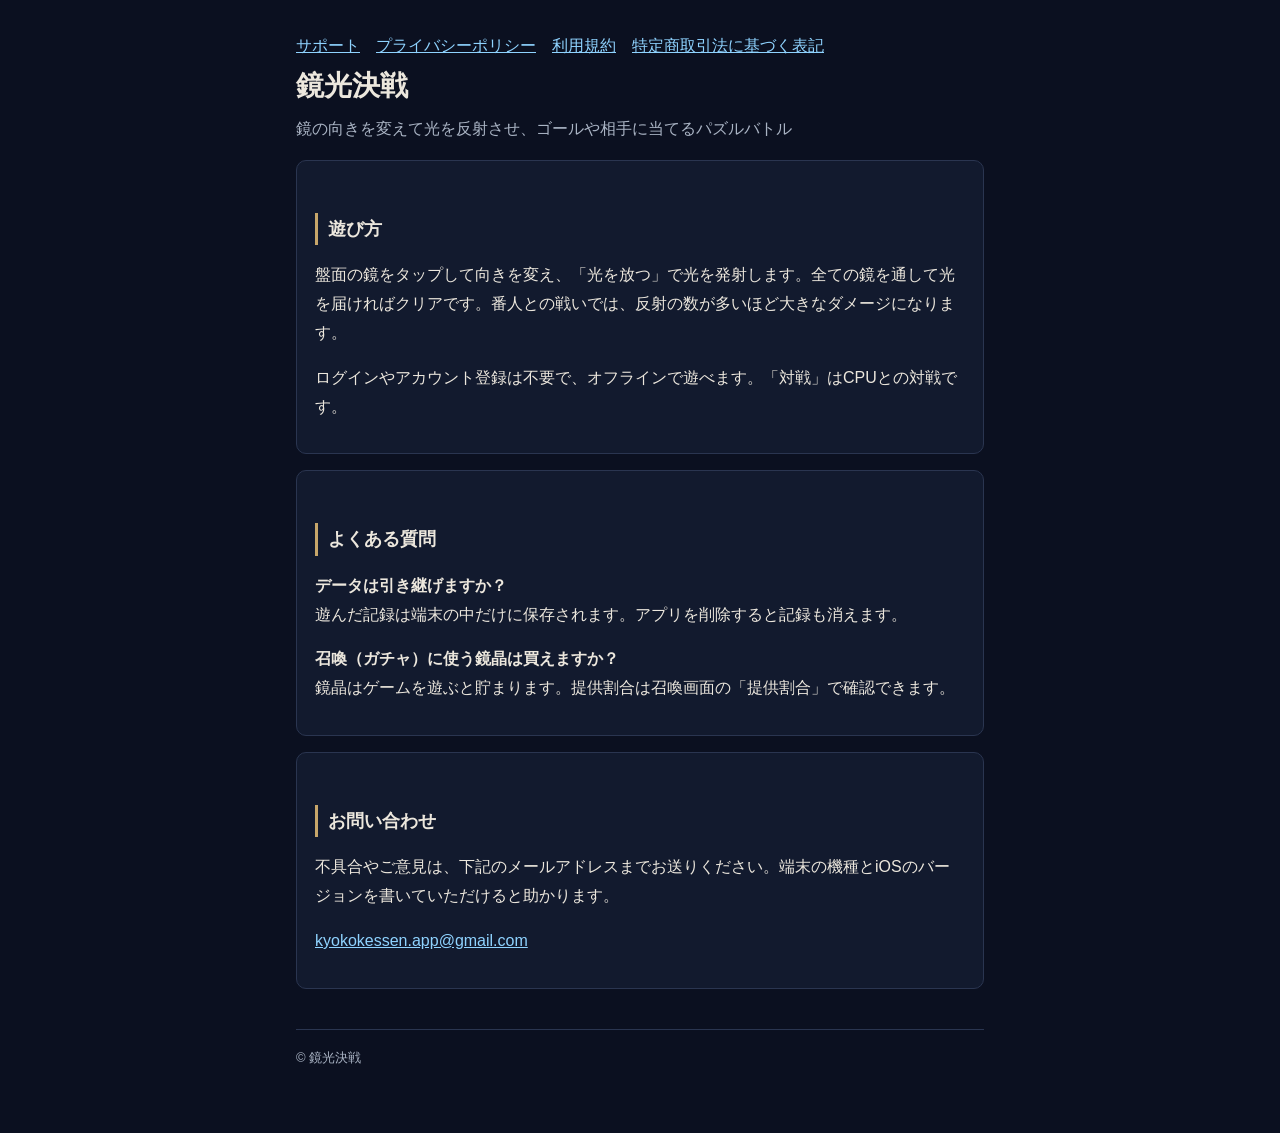
<file: index.html>
<!doctype html>
<html lang="ja"><head><meta charset="utf-8"><meta name="viewport" content="width=device-width,initial-scale=1">
<title>鏡光決戦 サポート</title><link rel="stylesheet" href="style.css"></head>
<body><main>
<nav><a href="index.html">サポート</a><a href="privacy.html">プライバシーポリシー</a><a href="terms.html">利用規約</a><a href="tokushoho.html">特定商取引法に基づく表記</a></nav>
<h1>鏡光決戦</h1>
<p>鏡の向きを変えて光を反射させ、ゴールや相手に当てるパズルバトル</p>
<section>
<h2>遊び方</h2>
<p>盤面の鏡をタップして向きを変え、「光を放つ」で光を発射します。全ての鏡を通して光を届ければクリアです。番人との戦いでは、反射の数が多いほど大きなダメージになります。</p>
<p>ログインやアカウント登録は不要で、オフラインで遊べます。「対戦」はCPUとの対戦です。</p>
</section>
<section>
<h2>よくある質問</h2>
<p><b>データは引き継げますか？</b><br>遊んだ記録は端末の中だけに保存されます。アプリを削除すると記録も消えます。</p>
<p><b>召喚（ガチャ）に使う鏡晶は買えますか？</b><br>鏡晶はゲームを遊ぶと貯まります。提供割合は召喚画面の「提供割合」で確認できます。</p>
</section>
<section>
<h2>お問い合わせ</h2>
<p>不具合やご意見は、下記のメールアドレスまでお送りください。端末の機種とiOSのバージョンを書いていただけると助かります。</p>
<p><a href="mailto:kyokokessen.app@gmail.com">kyokokessen.app@gmail.com</a></p>
</section>
<footer>© 鏡光決戦</footer>
</main></body></html>
</file>
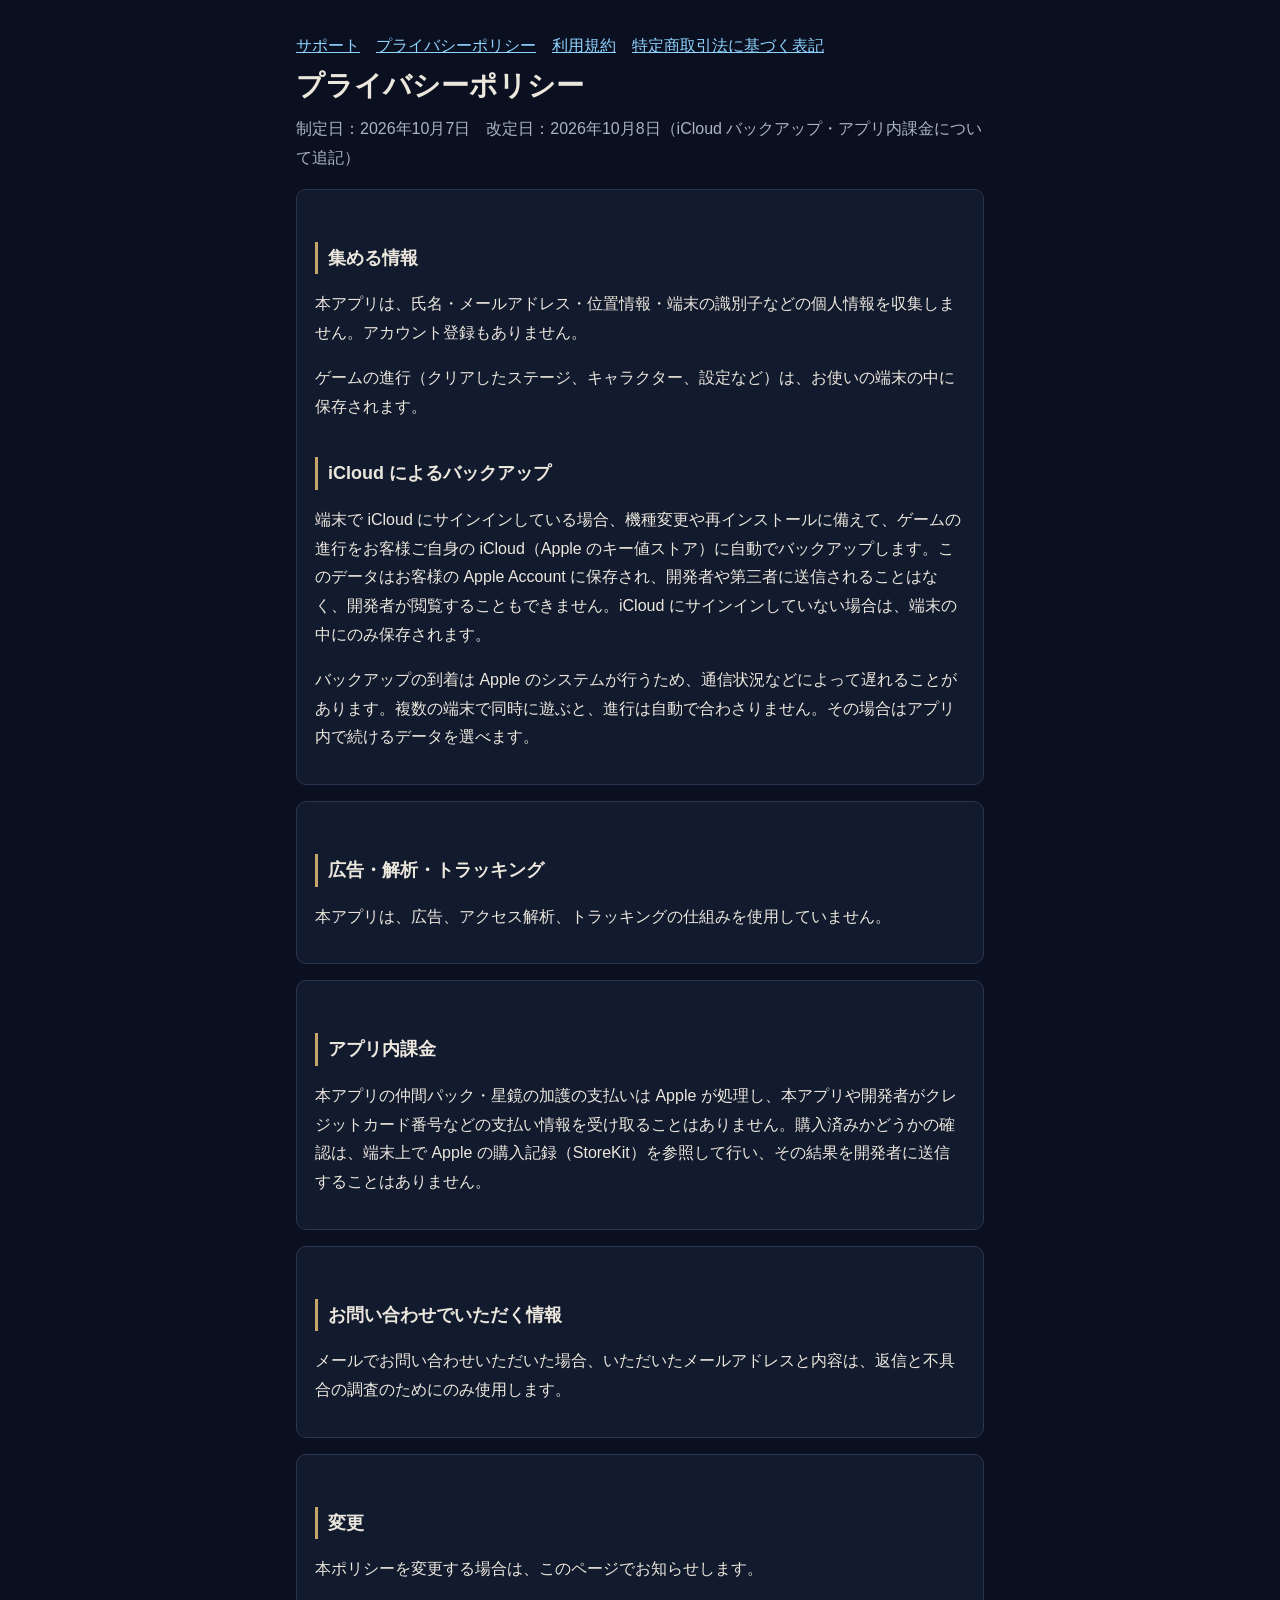
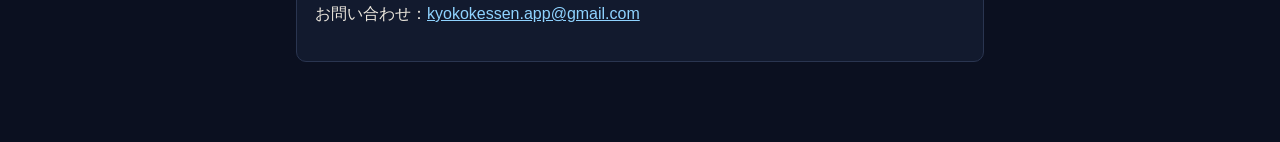
<file: privacy.html>
<!doctype html>
<html lang="ja"><head><meta charset="utf-8"><meta name="viewport" content="width=device-width,initial-scale=1">
<title>鏡光決戦 プライバシーポリシー</title><link rel="stylesheet" href="style.css"></head>
<body><main>
<nav><a href="index.html">サポート</a><a href="privacy.html">プライバシーポリシー</a><a href="terms.html">利用規約</a><a href="tokushoho.html">特定商取引法に基づく表記</a></nav>
<h1>プライバシーポリシー</h1>
<p>制定日：2026年10月7日　改定日：2026年10月8日（iCloud バックアップ・アプリ内課金について追記）</p>
<section>
<h2>集める情報</h2>
<p>本アプリは、氏名・メールアドレス・位置情報・端末の識別子などの個人情報を収集しません。アカウント登録もありません。</p>
<p>ゲームの進行（クリアしたステージ、キャラクター、設定など）は、お使いの端末の中に保存されます。</p>
<h2>iCloud によるバックアップ</h2>
<p>端末で iCloud にサインインしている場合、機種変更や再インストールに備えて、ゲームの進行をお客様ご自身の iCloud（Apple のキー値ストア）に自動でバックアップします。このデータはお客様の Apple Account に保存され、開発者や第三者に送信されることはなく、開発者が閲覧することもできません。iCloud にサインインしていない場合は、端末の中にのみ保存されます。</p>
<p>バックアップの到着は Apple のシステムが行うため、通信状況などによって遅れることがあります。複数の端末で同時に遊ぶと、進行は自動で合わさりません。その場合はアプリ内で続けるデータを選べます。</p>
</section>
<section>
<h2>広告・解析・トラッキング</h2>
<p>本アプリは、広告、アクセス解析、トラッキングの仕組みを使用していません。</p>
</section>
<section>
<h2>アプリ内課金</h2>
<p>本アプリの仲間パック・星鏡の加護の支払いは Apple が処理し、本アプリや開発者がクレジットカード番号などの支払い情報を受け取ることはありません。購入済みかどうかの確認は、端末上で Apple の購入記録（StoreKit）を参照して行い、その結果を開発者に送信することはありません。</p>
</section>
<section>
<h2>お問い合わせでいただく情報</h2>
<p>メールでお問い合わせいただいた場合、いただいたメールアドレスと内容は、返信と不具合の調査のためにのみ使用します。</p>
</section>
<section>
<h2>変更</h2>
<p>本ポリシーを変更する場合は、このページでお知らせします。</p>
<p>お問い合わせ：<a href="mailto:kyokokessen.app@gmail.com">kyokokessen.app@gmail.com</a></p>
</section>
</main></body></html>
</file>
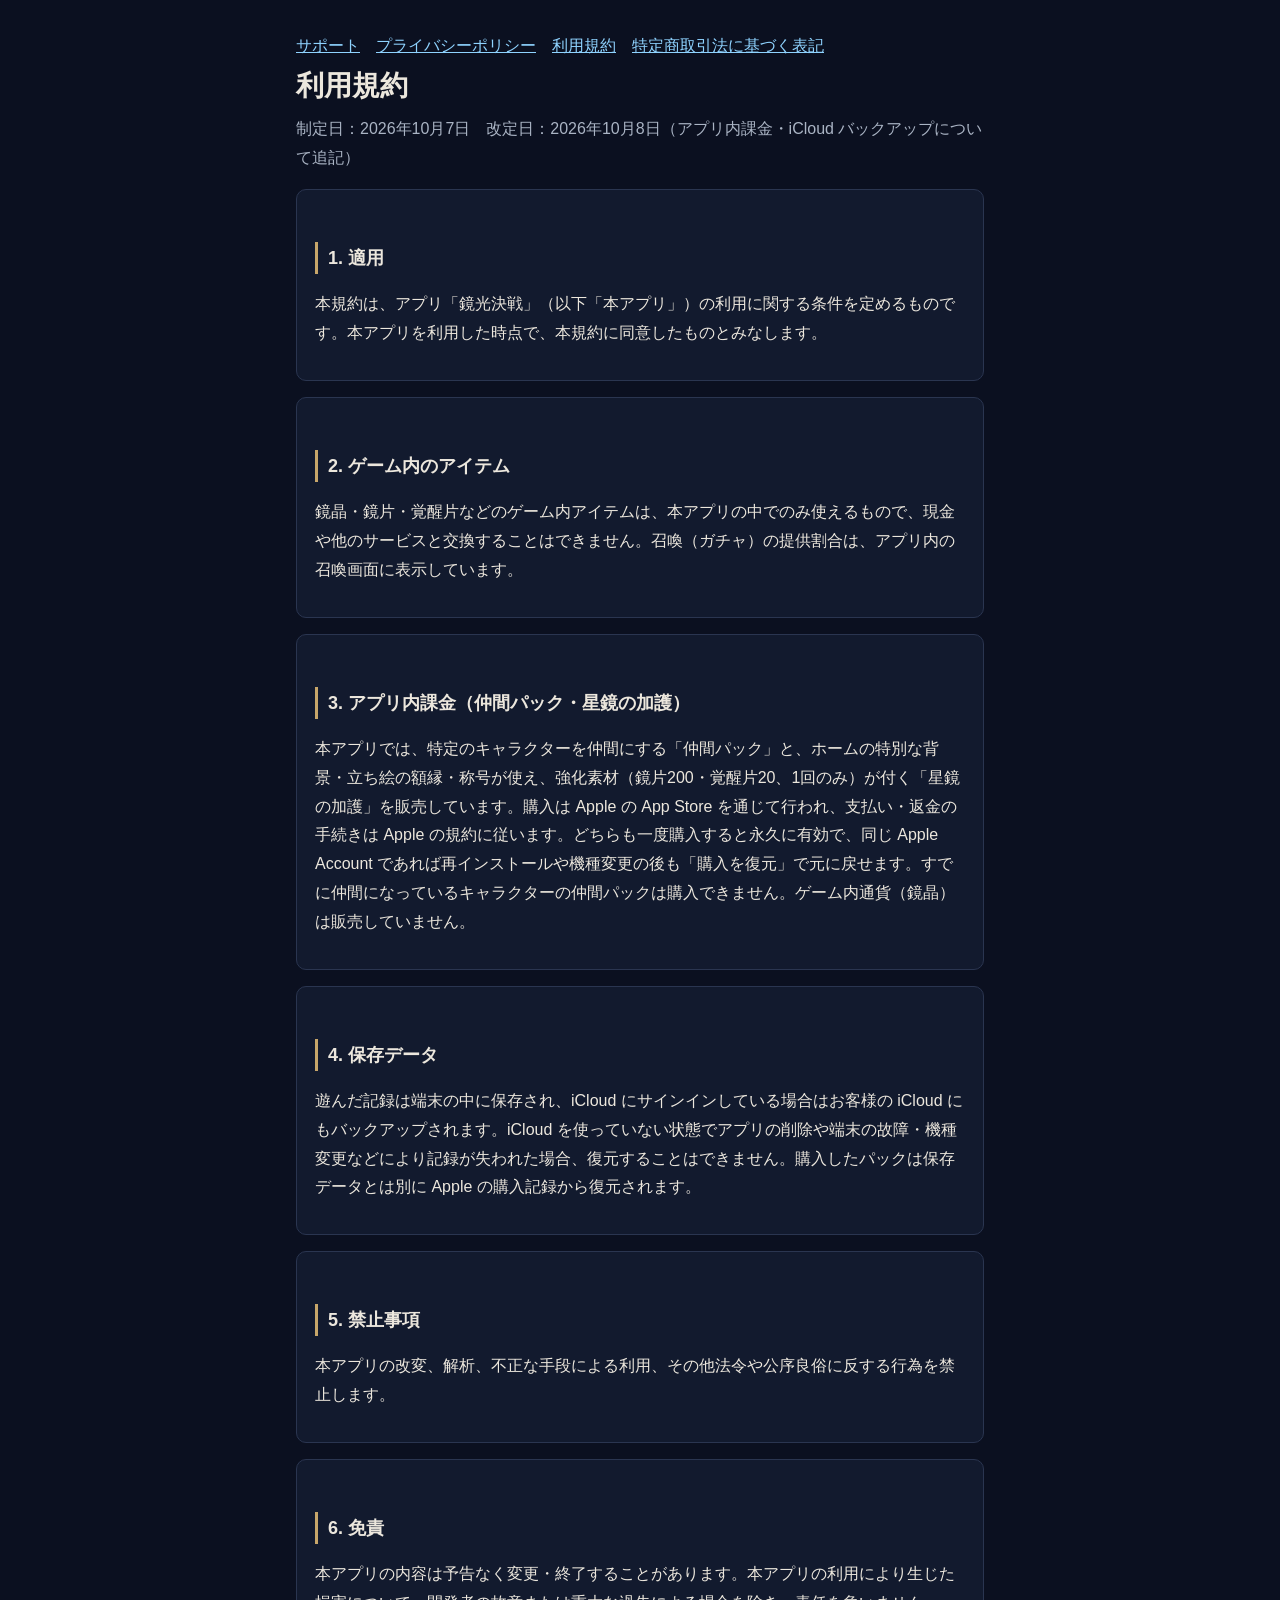
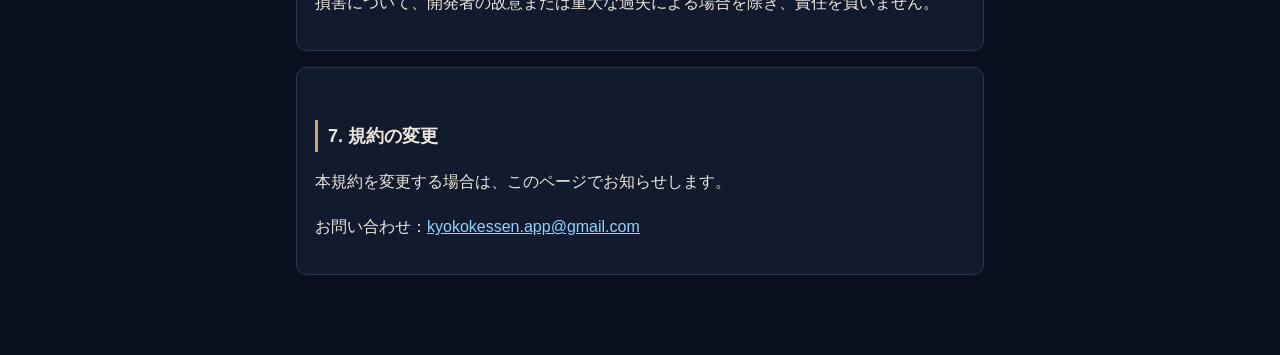
<file: terms.html>
<!doctype html>
<html lang="ja"><head><meta charset="utf-8"><meta name="viewport" content="width=device-width,initial-scale=1">
<title>鏡光決戦 利用規約</title><link rel="stylesheet" href="style.css"></head>
<body><main>
<nav><a href="index.html">サポート</a><a href="privacy.html">プライバシーポリシー</a><a href="terms.html">利用規約</a><a href="tokushoho.html">特定商取引法に基づく表記</a></nav>
<h1>利用規約</h1>
<p>制定日：2026年10月7日　改定日：2026年10月8日（アプリ内課金・iCloud バックアップについて追記）</p>
<section>
<h2>1. 適用</h2>
<p>本規約は、アプリ「鏡光決戦」（以下「本アプリ」）の利用に関する条件を定めるものです。本アプリを利用した時点で、本規約に同意したものとみなします。</p>
</section>
<section>
<h2>2. ゲーム内のアイテム</h2>
<p>鏡晶・鏡片・覚醒片などのゲーム内アイテムは、本アプリの中でのみ使えるもので、現金や他のサービスと交換することはできません。召喚（ガチャ）の提供割合は、アプリ内の召喚画面に表示しています。</p>
</section>
<section>
<h2>3. アプリ内課金（仲間パック・星鏡の加護）</h2>
<p>本アプリでは、特定のキャラクターを仲間にする「仲間パック」と、ホームの特別な背景・立ち絵の額縁・称号が使え、強化素材（鏡片200・覚醒片20、1回のみ）が付く「星鏡の加護」を販売しています。購入は Apple の App Store を通じて行われ、支払い・返金の手続きは Apple の規約に従います。どちらも一度購入すると永久に有効で、同じ Apple Account であれば再インストールや機種変更の後も「購入を復元」で元に戻せます。すでに仲間になっているキャラクターの仲間パックは購入できません。ゲーム内通貨（鏡晶）は販売していません。</p>
</section>
<section>
<h2>4. 保存データ</h2>
<p>遊んだ記録は端末の中に保存され、iCloud にサインインしている場合はお客様の iCloud にもバックアップされます。iCloud を使っていない状態でアプリの削除や端末の故障・機種変更などにより記録が失われた場合、復元することはできません。購入したパックは保存データとは別に Apple の購入記録から復元されます。</p>
</section>
<section>
<h2>5. 禁止事項</h2>
<p>本アプリの改変、解析、不正な手段による利用、その他法令や公序良俗に反する行為を禁止します。</p>
</section>
<section>
<h2>6. 免責</h2>
<p>本アプリの内容は予告なく変更・終了することがあります。本アプリの利用により生じた損害について、開発者の故意または重大な過失による場合を除き、責任を負いません。</p>
</section>
<section>
<h2>7. 規約の変更</h2>
<p>本規約を変更する場合は、このページでお知らせします。</p>
<p>お問い合わせ：<a href="mailto:kyokokessen.app@gmail.com">kyokokessen.app@gmail.com</a></p>
</section>
</main></body></html>
</file>
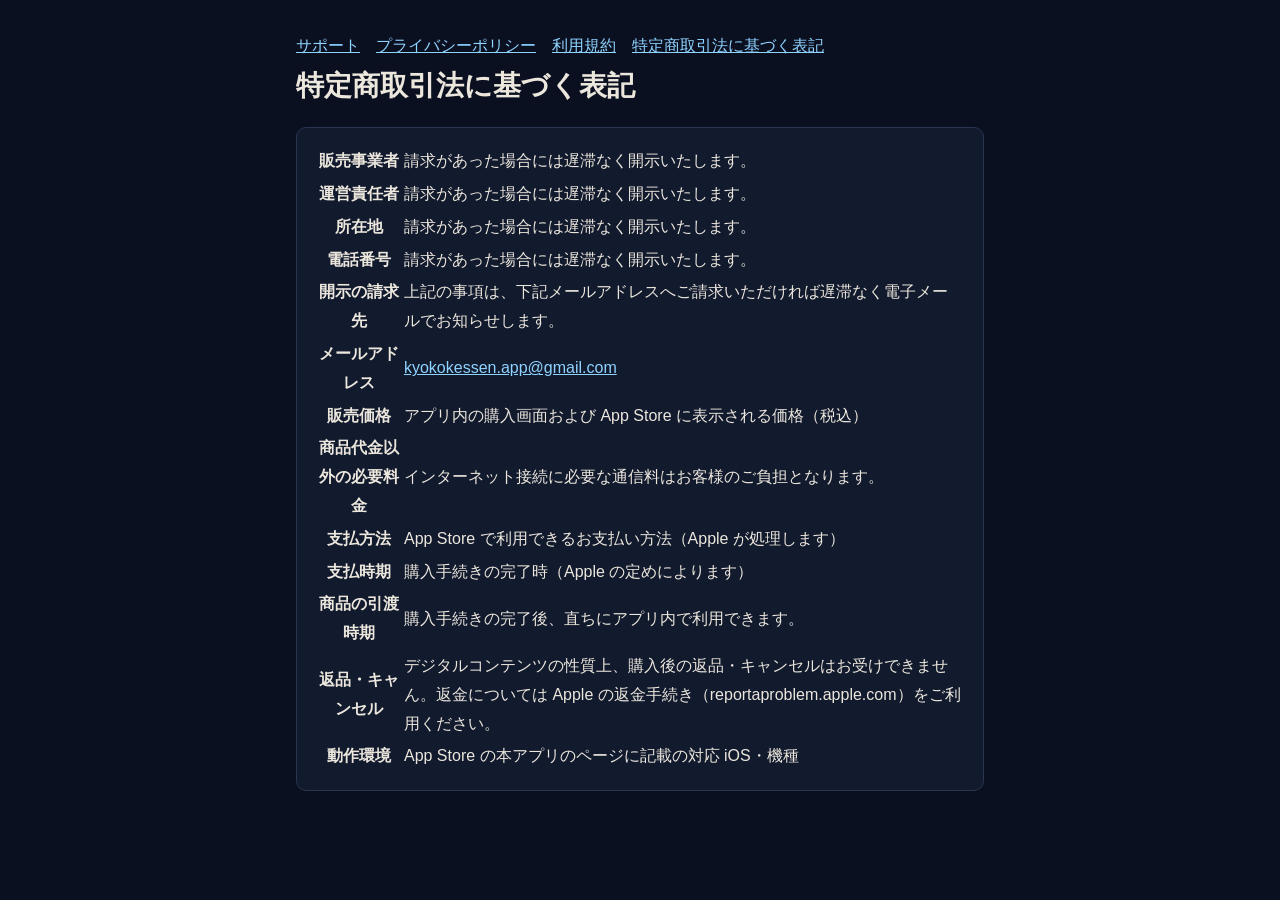
<file: tokushoho.html>
<!doctype html>
<html lang="ja"><head><meta charset="utf-8"><meta name="viewport" content="width=device-width,initial-scale=1">
<title>鏡光決戦 特定商取引法に基づく表記</title><link rel="stylesheet" href="style.css"></head>
<body><main>
<nav><a href="index.html">サポート</a><a href="privacy.html">プライバシーポリシー</a><a href="terms.html">利用規約</a><a href="tokushoho.html">特定商取引法に基づく表記</a></nav>
<h1>特定商取引法に基づく表記</h1>
<section>
<table>
<tr><th>販売事業者</th><td>請求があった場合には遅滞なく開示いたします。</td></tr>
<tr><th>運営責任者</th><td>請求があった場合には遅滞なく開示いたします。</td></tr>
<tr><th>所在地</th><td>請求があった場合には遅滞なく開示いたします。</td></tr>
<tr><th>電話番号</th><td>請求があった場合には遅滞なく開示いたします。</td></tr>
<tr><th>開示の請求先</th><td>上記の事項は、下記メールアドレスへご請求いただければ遅滞なく電子メールでお知らせします。</td></tr>
<tr><th>メールアドレス</th><td><a href="mailto:kyokokessen.app@gmail.com">kyokokessen.app@gmail.com</a></td></tr>
<tr><th>販売価格</th><td>アプリ内の購入画面および App Store に表示される価格（税込）</td></tr>
<tr><th>商品代金以外の必要料金</th><td>インターネット接続に必要な通信料はお客様のご負担となります。</td></tr>
<tr><th>支払方法</th><td>App Store で利用できるお支払い方法（Apple が処理します）</td></tr>
<tr><th>支払時期</th><td>購入手続きの完了時（Apple の定めによります）</td></tr>
<tr><th>商品の引渡時期</th><td>購入手続きの完了後、直ちにアプリ内で利用できます。</td></tr>
<tr><th>返品・キャンセル</th><td>デジタルコンテンツの性質上、購入後の返品・キャンセルはお受けできません。返金については Apple の返金手続き（reportaproblem.apple.com）をご利用ください。</td></tr>
<tr><th>動作環境</th><td>App Store の本アプリのページに記載の対応 iOS・機種</td></tr>
</table>
</section>
</main></body></html>
</file>
<file: style.css>
:root{--bg:#0b1020;--panel:#121a2e;--text:#ece7dd;--sub:#aab4c4;--gold:#c7a66a;--line:#2a3550}
*{box-sizing:border-box}
body{margin:0;background:var(--bg);color:var(--text);font-family:-apple-system,"Hiragino Sans","Noto Sans JP",sans-serif;line-height:1.8}
main{max-width:720px;margin:0 auto;padding:32px 16px 64px}
h1{font-size:28px;margin:0 0 4px}
h1+p{color:var(--sub);margin-top:0}
h2{font-size:18px;border-left:3px solid var(--gold);padding-left:10px;margin-top:36px}
section{background:var(--panel);border:1px solid var(--line);border-radius:10px;padding:16px 18px;margin:16px 0}
a{color:#8fd3ff}
nav a{margin-right:16px}
footer{color:var(--sub);font-size:13px;margin-top:40px;border-top:1px solid var(--line);padding-top:16px}
</file>
